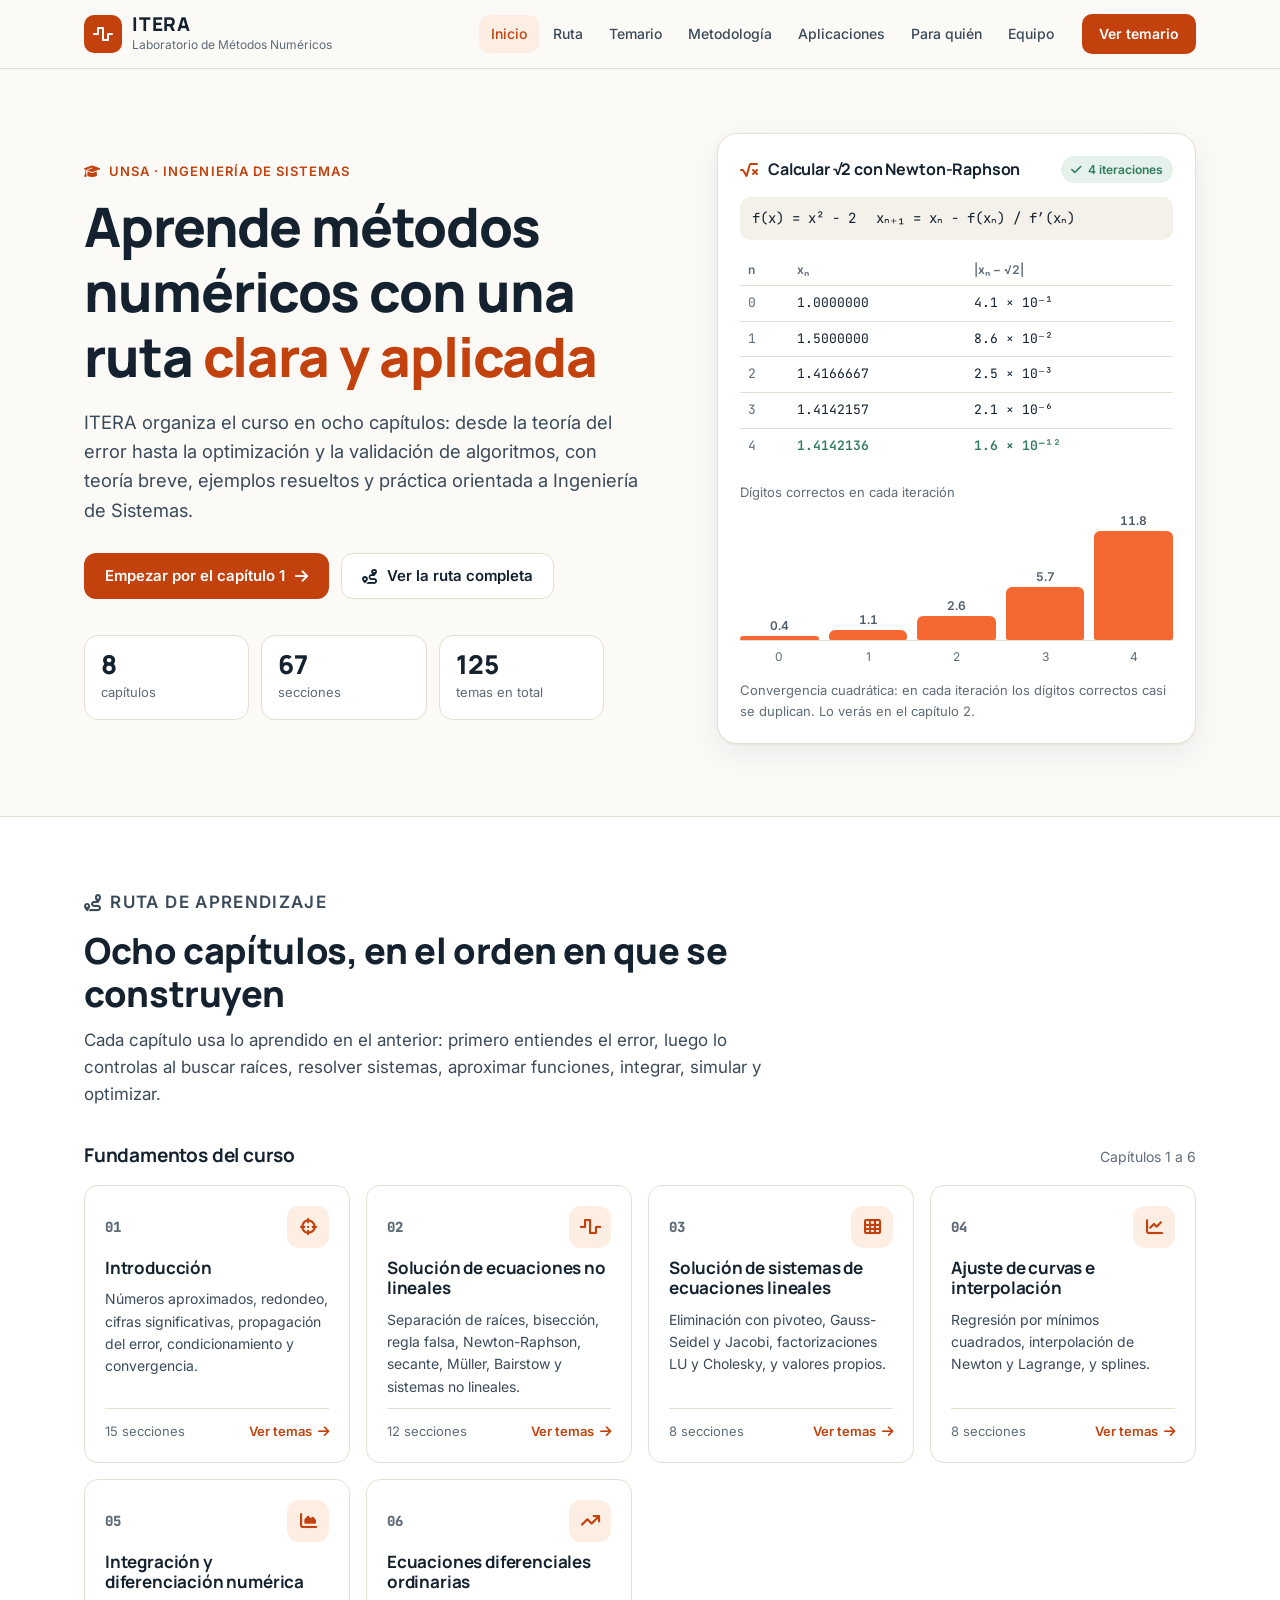
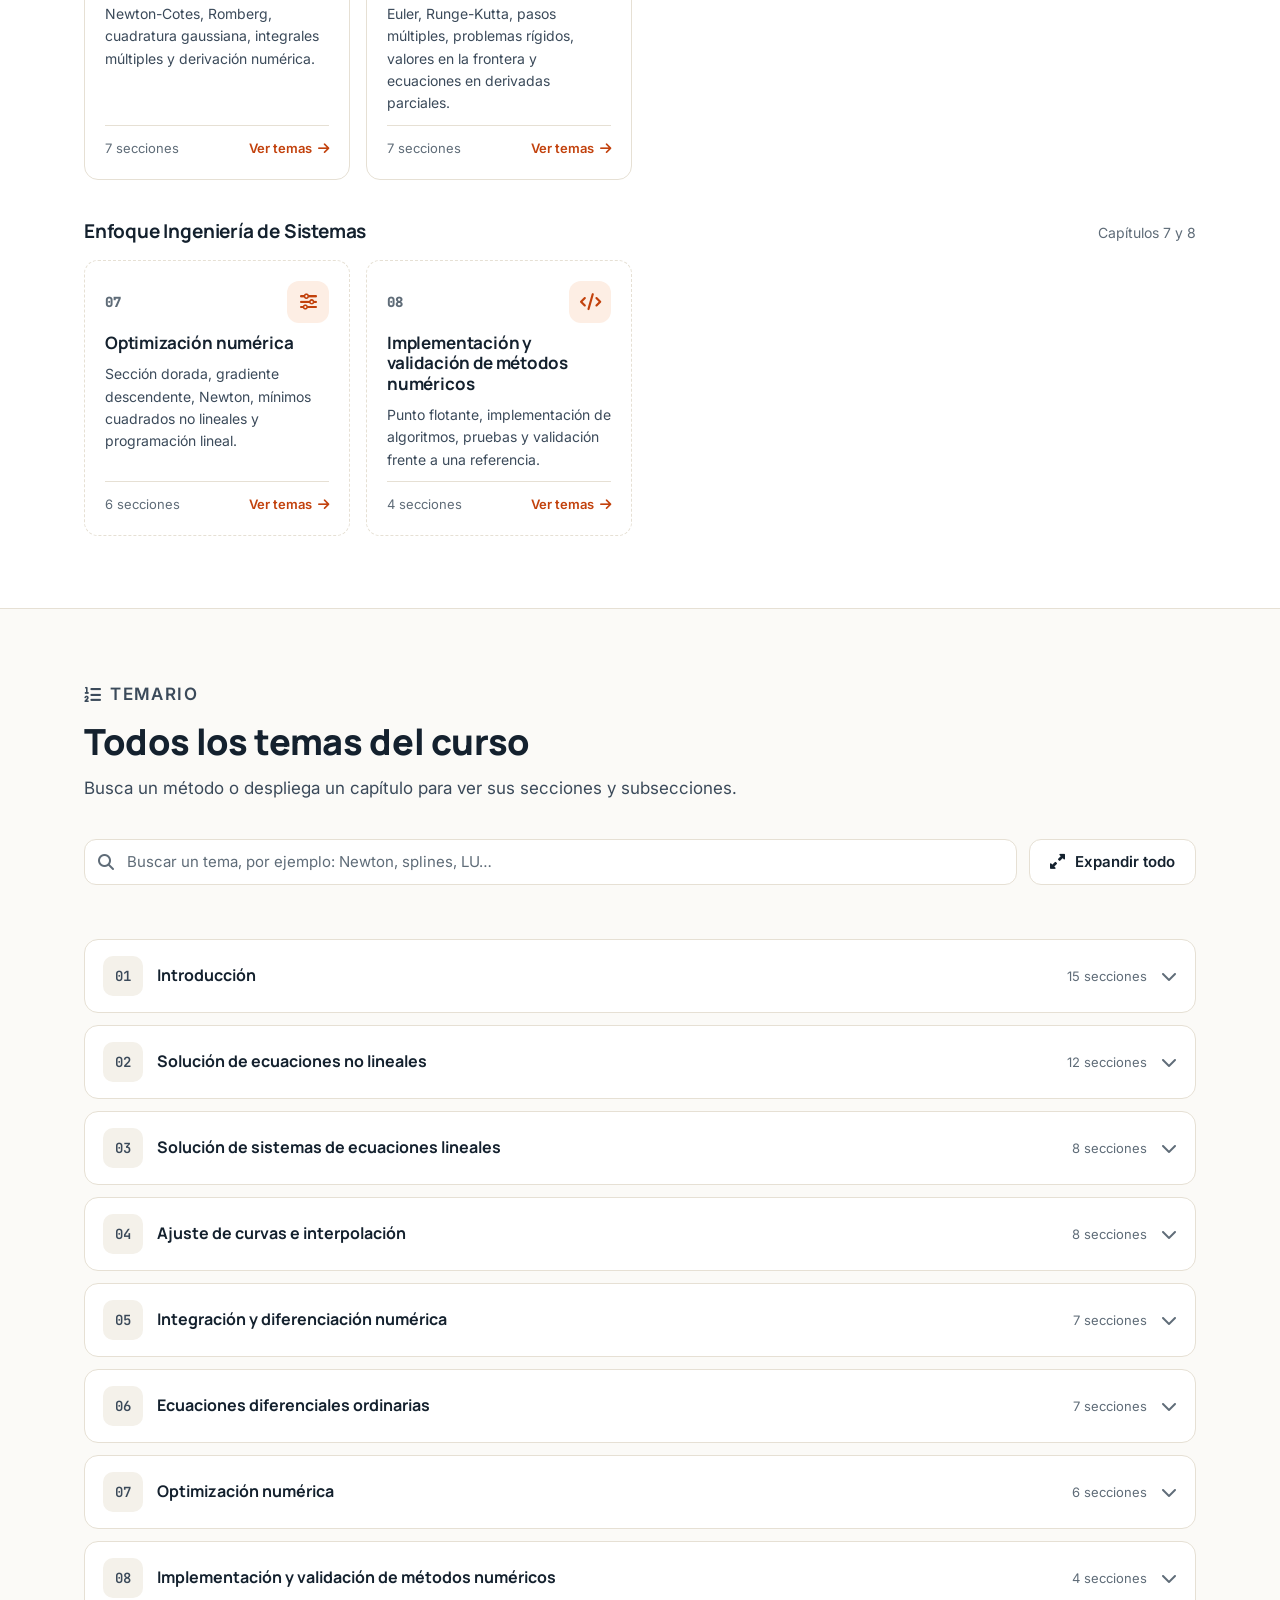
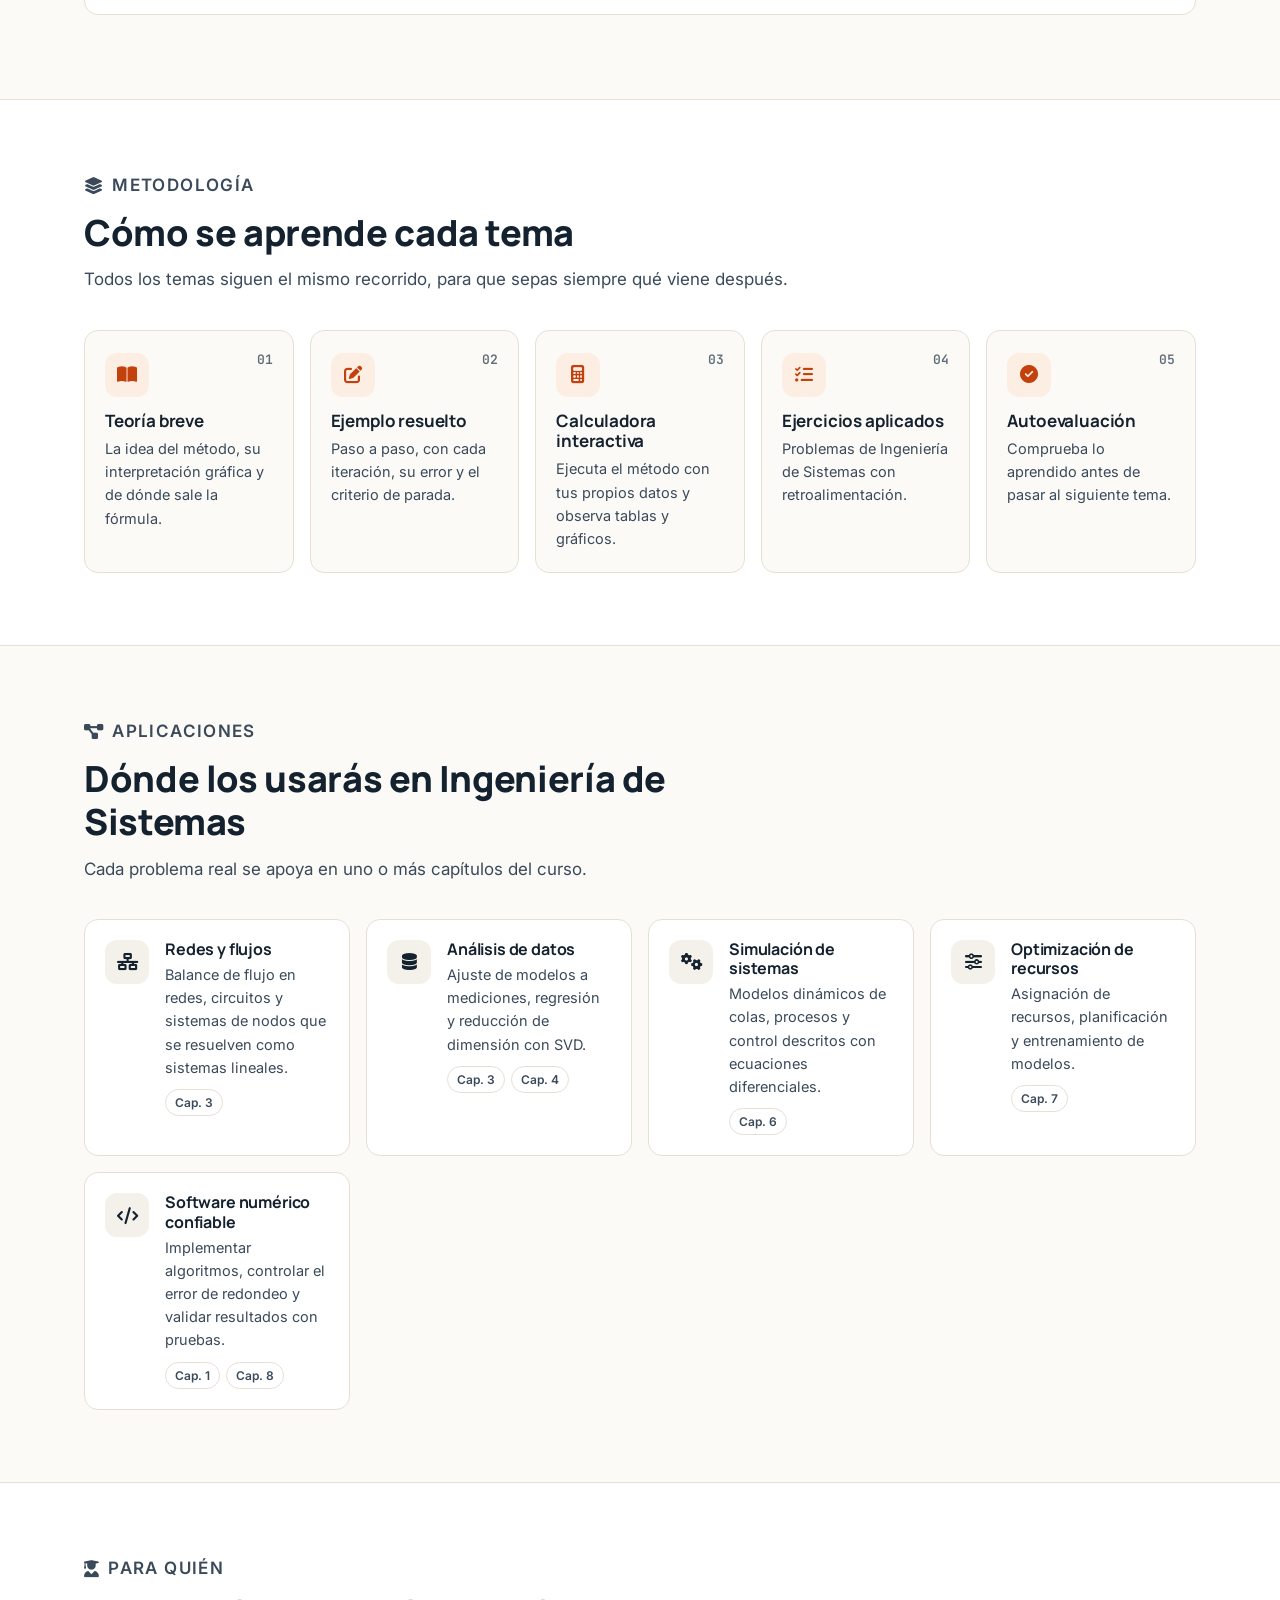
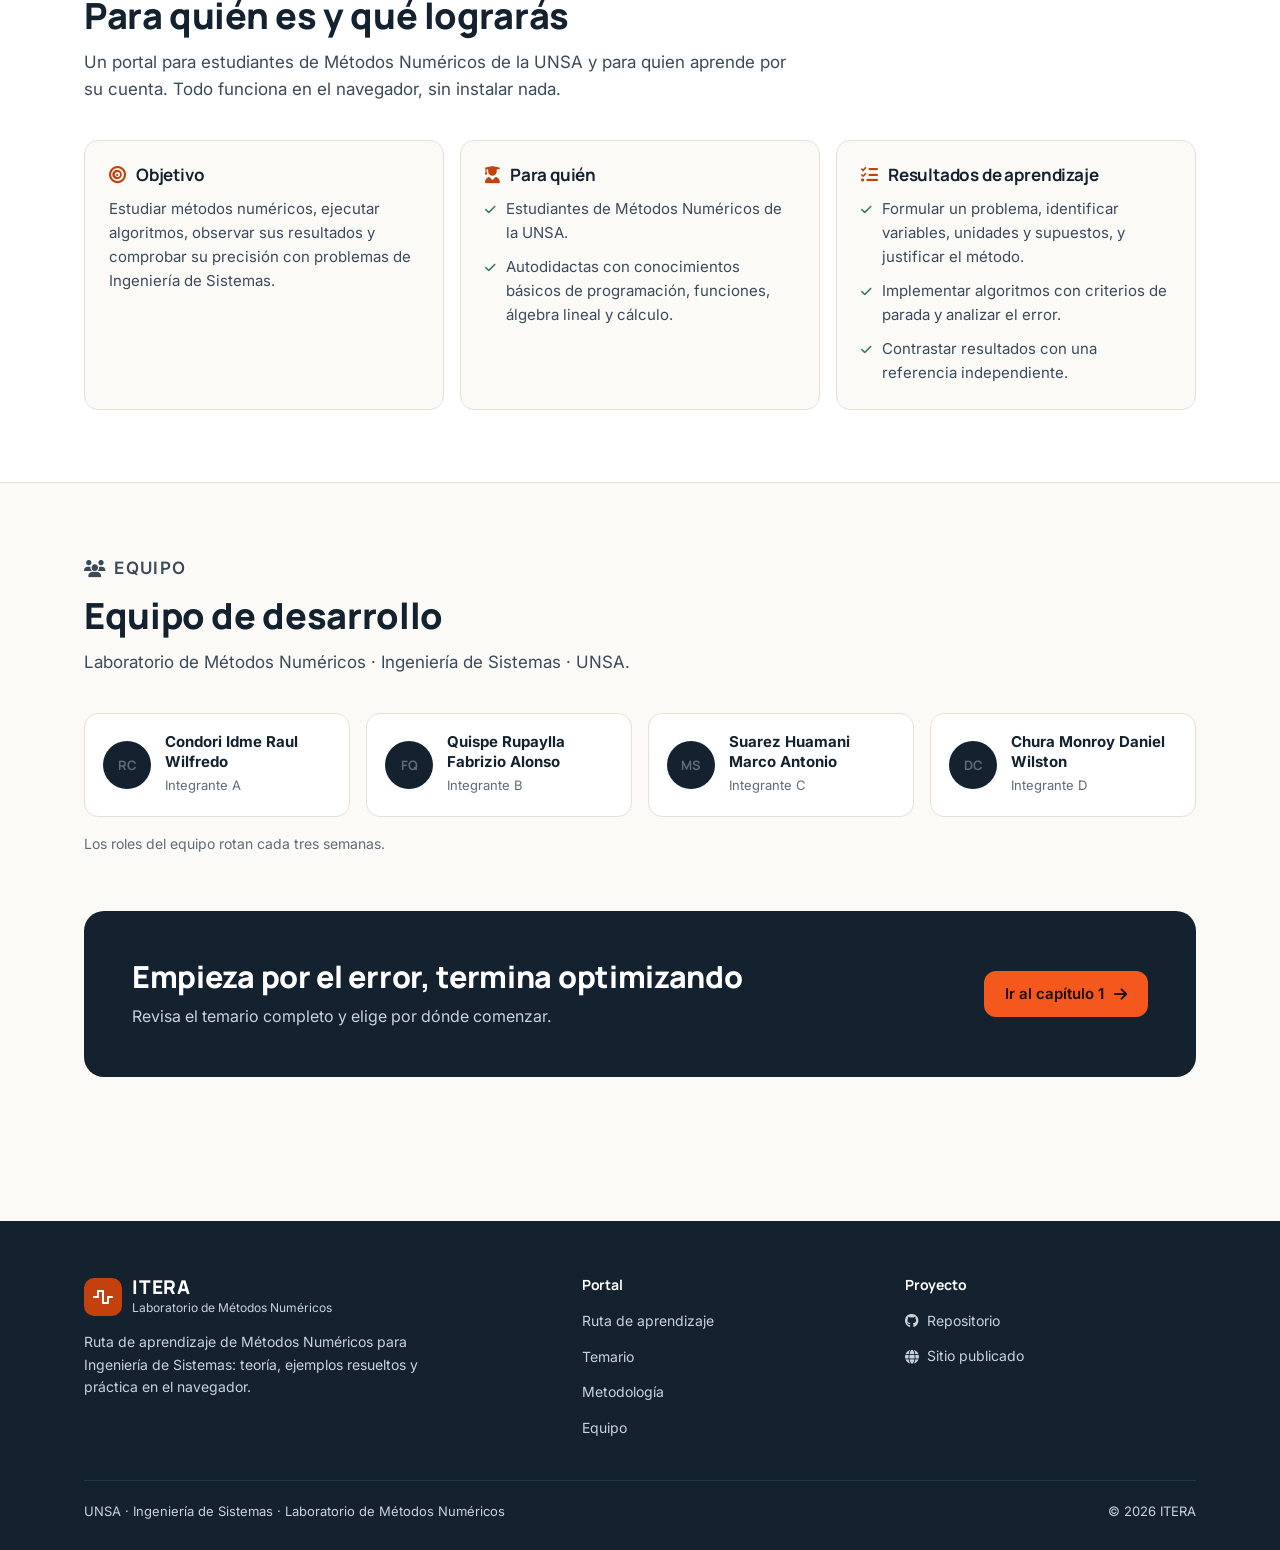
<file: index.html>
<!DOCTYPE html>
<html lang="es">
<head>
  <meta charset="UTF-8">
  <meta name="viewport" content="width=device-width, initial-scale=1.0">
  <meta name="description" content="ITERA: ruta de aprendizaje de Métodos Numéricos para Ingeniería de Sistemas (UNSA). Ocho capítulos, desde la teoría del error hasta la optimización y la validación de algoritmos.">
  <meta name="theme-color" content="#14212e">
  <title>ITERA | Métodos Numéricos</title>
  <link rel="icon" href="data:image/svg+xml,%3Csvg xmlns='http://www.w3.org/2000/svg' viewBox='0 0 32 32'%3E%3Crect width='32' height='32' rx='8' fill='%23c2410c'/%3E%3Cpath d='M5 20c3 0 4-9 7-9s4 10 7 10 4-7 8-7' fill='none' stroke='white' stroke-width='2.6' stroke-linecap='round'/%3E%3C/svg%3E">
  <link rel="preconnect" href="https://fonts.googleapis.com">
  <link rel="preconnect" href="https://fonts.gstatic.com" crossorigin>
  <link href="https://fonts.googleapis.com/css2?family=Inter:wght@400;500;600&family=Manrope:wght@600;700;800&family=JetBrains+Mono:wght@500&display=swap" rel="stylesheet">
  <link rel="stylesheet" href="https://cdnjs.cloudflare.com/ajax/libs/font-awesome/6.7.2/css/all.min.css">
  <style>
    :root{
      --bg:#fbfaf7; --surface:#ffffff; --surface-2:#f4f1ea;
      --ink:#14212e; --ink-2:#3b4a5a; --muted:#5f6c78; --line:#e6e0d4;
      --accent:#c2410c; --accent-hover:#9a3412; --accent-soft:#fdeee4; --accent-bright:#f4581c; --on-accent:#ffffff;
      --navy:#14212e; --on-navy:#c9d3dc; --navy-line:#24384a;
      --ok:#2f7a5b; --ok-soft:#e5f2ec;
      --radius:14px; --radius-lg:20px;
      --shadow:0 1px 2px rgba(20,33,46,.05),0 10px 30px rgba(20,33,46,.07);
      --header-h:68px;
      --font-body:"Inter",system-ui,sans-serif;
      --font-head:"Manrope","Inter",system-ui,sans-serif;
      --font-mono:"JetBrains Mono",ui-monospace,monospace;
    }
    @media (prefers-color-scheme: dark){
      :root:not([data-theme="light"]){
        --bg:#0f1720; --surface:#16212c; --surface-2:#1c2935;
        --ink:#e8eef3; --ink-2:#c3cfd9; --muted:#97a6b4; --line:#2a3846;
        --accent:#fb8a5a; --accent-hover:#ffa47e; --accent-soft:#2c1e17; --accent-bright:#fb7c46; --on-accent:#1a0f08;
        --navy:#0b121a; --on-navy:#b4c2ce; --navy-line:#1f2e3c;
        --ok:#5cc29a; --ok-soft:#14302a;
        --shadow:0 1px 2px rgba(0,0,0,.3),0 10px 30px rgba(0,0,0,.25);
      }
    }
    :root[data-theme="dark"]{
      --bg:#0f1720; --surface:#16212c; --surface-2:#1c2935;
      --ink:#e8eef3; --ink-2:#c3cfd9; --muted:#97a6b4; --line:#2a3846;
      --accent:#fb8a5a; --accent-hover:#ffa47e; --accent-soft:#2c1e17; --accent-bright:#fb7c46; --on-accent:#1a0f08;
      --navy:#0b121a; --on-navy:#b4c2ce; --navy-line:#1f2e3c;
      --ok:#5cc29a; --ok-soft:#14302a;
      --shadow:0 1px 2px rgba(0,0,0,.3),0 10px 30px rgba(0,0,0,.25);
    }

    *,*::before,*::after{box-sizing:border-box}
    *{margin:0;padding:0}
    html{scroll-behavior:smooth;-webkit-text-size-adjust:100%}
    body{font-family:var(--font-body);font-size:16px;line-height:1.6;background:var(--bg);color:var(--ink);-webkit-font-smoothing:antialiased;overflow-x:hidden}
    body.nav-open{overflow:hidden}
    h1,h2,h3,h4{font-family:var(--font-head);line-height:1.2;letter-spacing:-.01em}
    a{color:inherit;text-decoration:none}
    img,svg{display:block;max-width:100%}
    ul,ol{list-style:none}
    button,input{font:inherit;color:inherit}
    :focus-visible{outline:3px solid var(--accent);outline-offset:2px;border-radius:6px}
    [id]{scroll-margin-top:calc(var(--header-h) + 16px)}

    .container{width:100%;max-width:1160px;margin-inline:auto;padding-inline:16px}
    @media (min-width:640px){.container{padding-inline:24px}}

    .skip-link{position:absolute;left:16px;top:-48px;z-index:200;background:var(--accent);color:var(--on-accent);padding:10px 16px;border-radius:10px;font-weight:600}
    .skip-link:focus{top:12px}

    /* Botones */
    .btn{display:inline-flex;align-items:center;justify-content:center;gap:10px;min-height:46px;padding:0 20px;border-radius:12px;font-weight:600;font-size:15px;border:1px solid transparent;cursor:pointer;transition:background .2s,border-color .2s,color .2s,transform .2s}
    .btn-primary{background:var(--accent);color:var(--on-accent)}
    .btn-primary:hover{background:var(--accent-hover)}
    .btn-secondary{background:var(--surface);border-color:var(--line);color:var(--ink)}
    .btn-secondary:hover{border-color:var(--accent);color:var(--accent)}
    .btn-sm{min-height:40px;padding:0 16px;font-size:14px;border-radius:10px}

    /* Encabezado */
    .site-header{position:sticky;top:0;z-index:100;border-bottom:1px solid var(--line)}
    /* El desenfoque va en un pseudo-elemento: en el propio header crearía un bloque contenedor y el menú fixed quedaría atrapado */
    .site-header::before{content:"";position:absolute;inset:0;z-index:-1;background:color-mix(in srgb,var(--bg) 88%,transparent);backdrop-filter:saturate(1.4) blur(10px);-webkit-backdrop-filter:saturate(1.4) blur(10px)}
    .header-inner{display:flex;align-items:center;gap:16px;height:var(--header-h)}
    .brand{display:flex;align-items:center;gap:10px;margin-right:auto;min-width:0}
    .brand-mark{width:38px;height:38px;flex:none;border-radius:10px;background:var(--accent);color:var(--on-accent);display:grid;place-items:center;font-size:16px}
    .brand-text{display:flex;flex-direction:column;min-width:0}
    .brand-text strong{font:800 19px/1.1 var(--font-head);letter-spacing:.04em}
    .brand-text small{font-size:12px;color:var(--muted);white-space:nowrap;overflow:hidden;text-overflow:ellipsis}

    .site-nav ul{display:flex;align-items:center;gap:2px}
    .site-nav a{display:flex;align-items:center;gap:8px;padding:8px 12px;border-radius:10px;font-size:14px;font-weight:500;color:var(--ink-2);white-space:nowrap;transition:background .15s,color .15s}
    .header-cta{white-space:nowrap}
    .site-nav a i{display:none}
    .site-nav a:hover{background:var(--surface-2);color:var(--ink)}
    .site-nav a[aria-current="true"]{color:var(--accent);background:var(--accent-soft)}
    .nav-head,.nav-foot{display:none}
    .menu-toggle{display:none;width:44px;height:44px;border-radius:12px;border:1px solid var(--line);background:var(--surface);cursor:pointer;font-size:18px}
    .nav-backdrop{display:none}

    @media (max-width:1179px){
      .header-cta{display:none}
      .menu-toggle{display:grid;place-items:center}
      .site-nav{position:fixed;inset:0 0 0 auto;width:min(340px,88vw);background:var(--surface);border-left:1px solid var(--line);box-shadow:-20px 0 60px rgba(0,0,0,.2);z-index:120;display:flex;flex-direction:column;padding:16px;overflow-y:auto;transform:translateX(105%);visibility:hidden;transition:transform .3s ease,visibility 0s linear .3s}
      .site-nav.open{transform:none;visibility:visible;transition:transform .3s ease}
      .nav-head{display:flex;align-items:center;justify-content:space-between;padding-bottom:14px;margin-bottom:10px;border-bottom:1px solid var(--line)}
      .nav-head strong{font:800 18px var(--font-head);letter-spacing:.04em}
      .nav-close{width:40px;height:40px;border-radius:10px;border:1px solid var(--line);background:var(--surface-2);cursor:pointer;font-size:16px}
      .site-nav ul{flex-direction:column;align-items:stretch;gap:4px}
      .site-nav a{padding:12px;font-size:16px}
      .site-nav a i{display:grid;place-items:center;width:34px;height:34px;border-radius:10px;background:var(--surface-2);color:var(--accent);font-size:14px}
      .site-nav a[aria-current="true"] i{background:var(--accent);color:var(--on-accent)}
      .nav-foot{display:block;margin-top:auto;padding-top:16px}
      .nav-foot .btn{width:100%}
      .nav-backdrop{display:block;position:fixed;inset:0;z-index:110;background:rgba(10,16,22,.5);opacity:0;pointer-events:none;transition:opacity .25s}
      .nav-backdrop.show{opacity:1;pointer-events:auto}
    }
    @media (max-width:420px){.brand-text small{display:none}}

    /* Secciones */
    section{padding-block:72px}
    @media (max-width:640px){section{padding-block:52px}}
    .section-alt{background:var(--surface);border-block:1px solid var(--line)}
    .section-head{max-width:720px;margin-bottom:36px}
    .eyebrow{display:inline-flex;align-items:center;gap:8px;font-size:13px;font-weight:600;letter-spacing:.08em;text-transform:uppercase;color:var(--accent);margin-bottom:12px}
    .section-head h2{font-size:clamp(1.65rem,3.2vw,2.25rem);font-weight:800;margin-bottom:12px}
    .section-head p{color:var(--ink-2);font-size:17px}

    /* Hero */
    .hero{padding-block:64px 72px}
    .hero-grid{display:grid;gap:48px;align-items:center}
    @media (min-width:960px){.hero-grid{grid-template-columns:1.1fr .9fr}}
    .hero h1{font-size:clamp(2.1rem,5vw,3.4rem);font-weight:800;letter-spacing:-.02em;margin-bottom:18px}
    .hero h1 em{font-style:normal;color:var(--accent)}
    .hero .lead{font-size:clamp(1.02rem,1.6vw,1.15rem);color:var(--ink-2);max-width:560px;margin-bottom:28px}
    .hero-actions{display:flex;flex-wrap:wrap;gap:12px;margin-bottom:36px}
    .hero-stats{display:grid;grid-template-columns:repeat(3,minmax(0,1fr));gap:12px;max-width:520px}
    .hero-stats div{padding:14px 16px;border:1px solid var(--line);border-radius:var(--radius);background:var(--surface)}
    .hero-stats b{display:block;font:800 26px/1.1 var(--font-head)}
    .hero-stats span{font-size:13px;color:var(--muted)}
    @media (max-width:520px){
      .hero-actions .btn{flex:1 1 100%}
      .hero-stats{gap:8px}
      .hero-stats div{padding:12px}
      .hero-stats b{font-size:22px}
      .hero-stats span{font-size:12px}
    }

    .demo-card{background:var(--surface);border:1px solid var(--line);border-radius:var(--radius-lg);box-shadow:var(--shadow);padding:22px;min-width:0}
    .demo-top{display:flex;align-items:center;justify-content:space-between;gap:12px;margin-bottom:14px;flex-wrap:wrap}
    .demo-top h2{font-size:16px;font-weight:700;display:flex;align-items:center;gap:10px}
    .demo-top h2 i{color:var(--accent)}
    .chip{display:inline-flex;align-items:center;gap:6px;font-size:12px;font-weight:600;padding:4px 10px;border-radius:999px;background:var(--accent-soft);color:var(--accent);white-space:nowrap}
    .chip-ok{background:var(--ok-soft);color:var(--ok)}
    .formula{display:flex;flex-wrap:wrap;gap:4px 20px;font-family:var(--font-mono);font-size:14px;background:var(--surface-2);border-radius:10px;padding:10px 12px;margin-bottom:14px}
    .formula span{white-space:nowrap}
    .demo-table{width:100%;border-collapse:collapse;font-size:14px;font-variant-numeric:tabular-nums}
    .demo-table th{font-size:12px;font-weight:600;color:var(--muted);text-align:left;padding:6px 8px;border-bottom:1px solid var(--line)}
    .demo-table td{padding:7px 8px;border-bottom:1px solid var(--line);font-family:var(--font-mono);font-size:13px}
    .demo-table td:first-child{color:var(--muted)}
    .demo-table tr:last-child td{border-bottom:0}
    .demo-table .ok{color:var(--ok);font-weight:600}
    .table-scroll{overflow-x:auto}
    .digits{margin-top:18px}
    .digits-label{font-size:13px;color:var(--muted);margin-bottom:28px}
    .digits-chart{display:grid;grid-template-columns:repeat(5,1fr);gap:10px;align-items:end;height:110px;border-bottom:1px solid var(--line)}
    .digits-chart .bar{position:relative;background:var(--accent-bright);border-radius:6px 6px 2px 2px;min-height:4px;opacity:.9}
    .digits-chart .bar span{position:absolute;top:-20px;left:50%;transform:translateX(-50%);font-size:12px;font-weight:600;color:var(--ink-2);font-variant-numeric:tabular-nums}
    .digits-axis{display:grid;grid-template-columns:repeat(5,1fr);gap:10px;text-align:center;font-size:12px;color:var(--muted);margin-top:6px}
    .demo-note{font-size:13px;color:var(--muted);margin-top:14px}

    /* Ruta de aprendizaje */
    .path-group{margin-bottom:40px}
    .path-group:last-child{margin-bottom:0}
    .path-group-head{display:flex;align-items:baseline;justify-content:space-between;gap:12px;flex-wrap:wrap;margin-bottom:16px}
    .path-group-head h3{font-size:19px;font-weight:700}
    .path-group-head p{font-size:14px;color:var(--muted)}
    .chapter-grid{display:grid;grid-template-columns:repeat(auto-fill,minmax(250px,1fr));gap:16px}
    .chapter-card{position:relative;display:flex;flex-direction:column;gap:10px;padding:20px;background:var(--surface);border:1px solid var(--line);border-radius:var(--radius);transition:border-color .2s,box-shadow .2s,transform .2s}
    .chapter-card:hover{border-color:color-mix(in srgb,var(--accent) 45%,var(--line));box-shadow:var(--shadow);transform:translateY(-2px)}
    .chapter-card .top{display:flex;align-items:center;justify-content:space-between}
    .chapter-card .num{font:800 14px var(--font-mono);color:var(--muted)}
    .chapter-card .ico{width:42px;height:42px;border-radius:12px;display:grid;place-items:center;background:var(--accent-soft);color:var(--accent);font-size:17px}
    .chapter-card h4{font-size:17px;font-weight:700}
    .chapter-card p{font-size:14px;color:var(--ink-2);flex:1}
    .chapter-card .foot{display:flex;align-items:center;justify-content:space-between;gap:8px;padding-top:12px;border-top:1px solid var(--line);font-size:13px;color:var(--muted)}
    .chapter-card .foot a{display:inline-flex;align-items:center;gap:6px;font-weight:600;color:var(--accent)}
    .chapter-card .foot a::after{content:"";position:absolute;inset:0;border-radius:var(--radius)}
    .chapter-card.systems{border-style:dashed}

    /* Temario */
    .toolbar{display:flex;flex-wrap:wrap;gap:12px;align-items:center;margin-bottom:20px}
    .search{position:relative;flex:1 1 280px}
    .search i{position:absolute;left:14px;top:50%;transform:translateY(-50%);color:var(--muted);pointer-events:none}
    .search input{width:100%;min-height:46px;padding:0 14px 0 42px;border:1px solid var(--line);border-radius:12px;background:var(--surface);font-size:15px}
    .search input::placeholder{color:var(--muted)}
    .search input:focus{outline:none;border-color:var(--accent);box-shadow:0 0 0 3px var(--accent-soft)}
    .results{font-size:14px;color:var(--muted);min-height:1.6em;margin-bottom:12px}
    .no-results{display:none;padding:28px;text-align:center;border:1px dashed var(--line);border-radius:var(--radius);color:var(--muted)}
    .no-results.show{display:block}

    .chapter{background:var(--surface);border:1px solid var(--line);border-radius:var(--radius);margin-bottom:12px;overflow:hidden}
    .chapter summary{list-style:none;display:flex;align-items:center;gap:14px;padding:16px 18px;cursor:pointer;user-select:none}
    .chapter summary::-webkit-details-marker{display:none}
    .chapter summary:hover{background:var(--surface-2)}
    .chapter .ch-num{flex:none;width:40px;height:40px;border-radius:10px;display:grid;place-items:center;font:600 14px var(--font-mono);background:var(--surface-2);color:var(--ink-2)}
    .chapter[open] .ch-num{background:var(--accent);color:var(--on-accent)}
    .chapter .ch-title{flex:1;min-width:0;font:700 16px/1.35 var(--font-head)}
    .chapter .ch-meta{font-size:13px;color:var(--muted);white-space:nowrap}
    .chapter .ch-chev{color:var(--muted);transition:transform .2s}
    .chapter[open] .ch-chev{transform:rotate(180deg)}
    @media (max-width:520px){.chapter .ch-meta{display:none}.chapter summary{padding:14px}}
    .sections{padding:4px 18px 18px 72px;display:grid;gap:2px}
    @media (max-width:520px){.sections{padding:4px 14px 16px}}
    .sections li{min-width:0}
    .row{display:flex;gap:12px;padding:7px 0;align-items:baseline}
    .row .n{flex:none;min-width:44px;font:500 13px var(--font-mono);color:var(--muted)}
    .row .t{font-size:15px;color:var(--ink);overflow-wrap:anywhere}
    .subs{padding-left:20px;margin:0 0 6px 21px;border-left:2px solid var(--line)}
    @media (max-width:520px){.subs{margin-left:8px;padding-left:12px}}
    .subs .row{padding:5px 0}
    .subs .row .t{color:var(--ink-2);font-size:14.5px}
    mark{background:color-mix(in srgb,var(--accent-bright) 28%,transparent);color:inherit;border-radius:3px;padding:0 1px}
    .is-hidden{display:none !important}

    /* Metodología */
    .steps{display:grid;grid-template-columns:repeat(auto-fit,minmax(200px,1fr));gap:16px;counter-reset:step}
    .step{position:relative;padding:22px 20px;border:1px solid var(--line);border-radius:var(--radius);background:var(--bg)}
    .step .ico{width:44px;height:44px;border-radius:12px;display:grid;place-items:center;background:var(--accent-soft);color:var(--accent);font-size:18px;margin-bottom:14px}
    .step::before{counter-increment:step;content:"0" counter(step);position:absolute;top:20px;right:20px;font:600 13px var(--font-mono);color:var(--muted)}
    .step h3{font-size:17px;font-weight:700;margin-bottom:6px}
    .step p{font-size:14.5px;color:var(--ink-2)}

    /* Aplicaciones */
    .apps{display:grid;grid-template-columns:repeat(auto-fit,minmax(260px,1fr));gap:16px}
    .app{display:flex;gap:16px;padding:20px;border:1px solid var(--line);border-radius:var(--radius);background:var(--surface)}
    .app .ico{flex:none;width:44px;height:44px;border-radius:12px;display:grid;place-items:center;background:var(--surface-2);color:var(--ink);font-size:17px}
    .app h3{font-size:16px;font-weight:700;margin-bottom:4px}
    .app p{font-size:14.5px;color:var(--ink-2);margin-bottom:10px}
    .tags{display:flex;flex-wrap:wrap;gap:6px}
    .tag{font-size:12px;font-weight:600;padding:3px 9px;border-radius:999px;border:1px solid var(--line);color:var(--ink-2);transition:border-color .15s,color .15s}
    a.tag:hover{border-color:var(--accent);color:var(--accent)}

    /* Para quién */
    .cards-3{display:grid;grid-template-columns:repeat(auto-fit,minmax(260px,1fr));gap:16px}
    .info{padding:24px;border:1px solid var(--line);border-radius:var(--radius);background:var(--bg)}
    .info h3{display:flex;align-items:center;gap:10px;font-size:17px;font-weight:700;margin-bottom:12px}
    .info h3 i{color:var(--accent)}
    .info p,.info li{font-size:15px;color:var(--ink-2)}
    .info ul{display:grid;gap:10px}
    .info li{display:flex;gap:10px}
    .info li::before{content:"\f00c";font:900 12px "Font Awesome 6 Free";color:var(--ok);margin-top:6px}

    /* Equipo */
    .team{display:grid;grid-template-columns:repeat(auto-fit,minmax(230px,1fr));gap:16px}
    .member{display:flex;align-items:center;gap:14px;padding:18px;border:1px solid var(--line);border-radius:var(--radius);background:var(--surface)}
    .avatar{flex:none;width:48px;height:48px;border-radius:50%;display:grid;place-items:center;font:700 16px var(--font-head);background:var(--navy);color:#fff}
    .member b{display:block;font-size:15px;line-height:1.35}
    .member span{font-size:13px;color:var(--muted)}
    .team-note{margin-top:16px;font-size:14px;color:var(--muted)}

    /* CTA final */
    .cta{background:var(--navy);color:#fff;border-radius:var(--radius-lg);padding:clamp(28px,5vw,48px);display:grid;gap:24px;align-items:center}
    @media (min-width:800px){.cta{grid-template-columns:1fr auto}}
    .cta h2{font-size:clamp(1.4rem,3vw,1.9rem);font-weight:800;margin-bottom:8px}
    .cta p{color:var(--on-navy)}
    .cta .btn-primary{background:var(--accent-bright);color:#1a0f08}
    .cta .btn-primary:hover{background:#ff7a45}

    /* Pie */
    .site-footer{background:var(--navy);color:var(--on-navy);padding-block:56px 28px;margin-top:72px}
    .footer-grid{display:grid;gap:32px;grid-template-columns:1fr}
    @media (min-width:720px){.footer-grid{grid-template-columns:1.6fr 1fr 1fr}}
    .site-footer .brand-text strong{color:#fff}
    .site-footer .brand-text small{color:var(--on-navy)}
    .footer-about{margin-top:14px;font-size:14px;max-width:380px}
    .site-footer h3{font-size:14px;color:#fff;margin-bottom:14px}
    .site-footer ul{display:grid;gap:10px}
    .site-footer li a{font-size:14px;display:inline-flex;align-items:center;gap:8px}
    .site-footer li a:hover{color:#fff}
    .footer-bottom{display:flex;flex-wrap:wrap;justify-content:space-between;gap:8px;margin-top:40px;padding-top:20px;border-top:1px solid var(--navy-line);font-size:13px}

    @media (prefers-reduced-motion:reduce){
      html{scroll-behavior:auto}
      *,*::before,*::after{transition:none !important;animation:none !important}
    }
  </style>
</head>
<body>
  <a class="skip-link" href="#contenido">Saltar al contenido</a>

  <header class="site-header">
    <div class="container header-inner">
      <a class="brand" href="#inicio" aria-label="ITERA, ir al inicio">
        <span class="brand-mark" aria-hidden="true"><i class="fa-solid fa-wave-square"></i></span>
        <span class="brand-text"><strong>ITERA</strong><small>Laboratorio de Métodos Numéricos</small></span>
      </a>

      <nav class="site-nav" id="site-nav" aria-label="Principal">
        <div class="nav-head">
          <strong>ITERA</strong>
          <button class="nav-close" type="button" aria-label="Cerrar menú"><i class="fa-solid fa-xmark" aria-hidden="true"></i></button>
        </div>
        <ul>
          <li><a href="#inicio"><i class="fa-solid fa-house" aria-hidden="true"></i>Inicio</a></li>
          <li><a href="#ruta"><i class="fa-solid fa-route" aria-hidden="true"></i>Ruta</a></li>
          <li><a href="#temario"><i class="fa-solid fa-list-ol" aria-hidden="true"></i>Temario</a></li>
          <li><a href="#metodologia"><i class="fa-solid fa-layer-group" aria-hidden="true"></i>Metodología</a></li>
          <li><a href="#aplicaciones"><i class="fa-solid fa-diagram-project" aria-hidden="true"></i>Aplicaciones</a></li>
          <li><a href="#publico"><i class="fa-solid fa-user-graduate" aria-hidden="true"></i>Para quién</a></li>
          <li><a href="#equipo"><i class="fa-solid fa-users" aria-hidden="true"></i>Equipo</a></li>
        </ul>
        <div class="nav-foot">
          <a class="btn btn-primary" href="#temario">Ver temario <i class="fa-solid fa-arrow-right" aria-hidden="true"></i></a>
        </div>
      </nav>
      <div class="nav-backdrop" aria-hidden="true"></div>

      <a class="btn btn-primary btn-sm header-cta" href="#temario">Ver temario</a>
      <button class="menu-toggle" type="button" aria-label="Abrir menú" aria-expanded="false" aria-controls="site-nav"><i class="fa-solid fa-bars" aria-hidden="true"></i></button>
    </div>
  </header>

  <main id="contenido">
    <!-- Inicio -->
    <section class="hero" id="inicio">
      <div class="container hero-grid">
        <div>
          <p class="eyebrow"><i class="fa-solid fa-graduation-cap" aria-hidden="true"></i> UNSA · Ingeniería de Sistemas</p>
          <h1>Aprende métodos numéricos con una ruta <em>clara y aplicada</em></h1>
          <p class="lead">ITERA organiza el curso en ocho capítulos: desde la teoría del error hasta la optimización y la validación de algoritmos, con teoría breve, ejemplos resueltos y práctica orientada a Ingeniería de Sistemas.</p>
          <div class="hero-actions">
            <a class="btn btn-primary" href="#cap-1">Empezar por el capítulo 1 <i class="fa-solid fa-arrow-right" aria-hidden="true"></i></a>
            <a class="btn btn-secondary" href="#ruta"><i class="fa-solid fa-route" aria-hidden="true"></i> Ver la ruta completa</a>
          </div>
          <div class="hero-stats">
            <div><b>8</b><span>capítulos</span></div>
            <div><b data-count="sections">67</b><span>secciones</span></div>
            <div><b data-count="topics">125</b><span>temas en total</span></div>
          </div>
        </div>

        <aside class="demo-card" aria-labelledby="demo-title">
          <div class="demo-top">
            <h2 id="demo-title"><i class="fa-solid fa-square-root-variable" aria-hidden="true"></i> Calcular √2 con Newton-Raphson</h2>
            <span class="chip chip-ok"><i class="fa-solid fa-check" aria-hidden="true"></i> 4 iteraciones</span>
          </div>
          <p class="formula"><span>f(x) = x² − 2</span><span>xₙ₊₁ = xₙ − f(xₙ) / f′(xₙ)</span></p>
          <div class="table-scroll">
            <table class="demo-table">
              <thead><tr><th scope="col">n</th><th scope="col">xₙ</th><th scope="col">|xₙ − √2|</th></tr></thead>
              <tbody>
                <tr><td>0</td><td>1.0000000</td><td>4.1 × 10⁻¹</td></tr>
                <tr><td>1</td><td>1.5000000</td><td>8.6 × 10⁻²</td></tr>
                <tr><td>2</td><td>1.4166667</td><td>2.5 × 10⁻³</td></tr>
                <tr><td>3</td><td>1.4142157</td><td>2.1 × 10⁻⁶</td></tr>
                <tr><td>4</td><td class="ok">1.4142136</td><td class="ok">1.6 × 10⁻¹²</td></tr>
              </tbody>
            </table>
          </div>
          <div class="digits" role="img" aria-label="Dígitos correctos por iteración: 0.4, 1.1, 2.6, 5.7 y 11.8">
            <p class="digits-label">Dígitos correctos en cada iteración</p>
            <div class="digits-chart" aria-hidden="true">
              <div class="bar" style="height:3%"><span>0.4</span></div>
              <div class="bar" style="height:9%"><span>1.1</span></div>
              <div class="bar" style="height:22%"><span>2.6</span></div>
              <div class="bar" style="height:48%"><span>5.7</span></div>
              <div class="bar" style="height:100%"><span>11.8</span></div>
            </div>
            <div class="digits-axis" aria-hidden="true"><span>0</span><span>1</span><span>2</span><span>3</span><span>4</span></div>
          </div>
          <p class="demo-note">Convergencia cuadrática: en cada iteración los dígitos correctos casi se duplican. Lo verás en el capítulo 2.</p>
        </aside>
      </div>
    </section>

    <!-- Ruta -->
    <section class="section-alt" id="ruta">
      <div class="container">
        <div class="section-head">
          <p class="eyebrow"><i class="fa-solid fa-route" aria-hidden="true"></i> Ruta de aprendizaje</p>
          <h2>Ocho capítulos, en el orden en que se construyen</h2>
          <p>Cada capítulo usa lo aprendido en el anterior: primero entiendes el error, luego lo controlas al buscar raíces, resolver sistemas, aproximar funciones, integrar, simular y optimizar.</p>
        </div>

        <div class="path-group">
          <div class="path-group-head">
            <h3>Fundamentos del curso</h3>
            <p>Capítulos 1 a 6</p>
          </div>
          <div class="chapter-grid">
            <article class="chapter-card">
              <div class="top"><span class="num">01</span><span class="ico" aria-hidden="true"><i class="fa-solid fa-crosshairs"></i></span></div>
              <h4>Introducción</h4>
              <p>Números aproximados, redondeo, cifras significativas, propagación del error, condicionamiento y convergencia.</p>
              <div class="foot"><span>15 secciones</span><a href="#cap-1">Ver temas <i class="fa-solid fa-arrow-right" aria-hidden="true"></i></a></div>
            </article>
            <article class="chapter-card">
              <div class="top"><span class="num">02</span><span class="ico" aria-hidden="true"><i class="fa-solid fa-wave-square"></i></span></div>
              <h4>Solución de ecuaciones no lineales</h4>
              <p>Separación de raíces, bisección, regla falsa, Newton-Raphson, secante, Müller, Bairstow y sistemas no lineales.</p>
              <div class="foot"><span>12 secciones</span><a href="#cap-2">Ver temas <i class="fa-solid fa-arrow-right" aria-hidden="true"></i></a></div>
            </article>
            <article class="chapter-card">
              <div class="top"><span class="num">03</span><span class="ico" aria-hidden="true"><i class="fa-solid fa-table-cells"></i></span></div>
              <h4>Solución de sistemas de ecuaciones lineales</h4>
              <p>Eliminación con pivoteo, Gauss-Seidel y Jacobi, factorizaciones LU y Cholesky, y valores propios.</p>
              <div class="foot"><span>8 secciones</span><a href="#cap-3">Ver temas <i class="fa-solid fa-arrow-right" aria-hidden="true"></i></a></div>
            </article>
            <article class="chapter-card">
              <div class="top"><span class="num">04</span><span class="ico" aria-hidden="true"><i class="fa-solid fa-chart-line"></i></span></div>
              <h4>Ajuste de curvas e interpolación</h4>
              <p>Regresión por mínimos cuadrados, interpolación de Newton y Lagrange, y splines.</p>
              <div class="foot"><span>8 secciones</span><a href="#cap-4">Ver temas <i class="fa-solid fa-arrow-right" aria-hidden="true"></i></a></div>
            </article>
            <article class="chapter-card">
              <div class="top"><span class="num">05</span><span class="ico" aria-hidden="true"><i class="fa-solid fa-chart-area"></i></span></div>
              <h4>Integración y diferenciación numérica</h4>
              <p>Newton-Cotes, Romberg, cuadratura gaussiana, integrales múltiples y derivación numérica.</p>
              <div class="foot"><span>7 secciones</span><a href="#cap-5">Ver temas <i class="fa-solid fa-arrow-right" aria-hidden="true"></i></a></div>
            </article>
            <article class="chapter-card">
              <div class="top"><span class="num">06</span><span class="ico" aria-hidden="true"><i class="fa-solid fa-arrow-trend-up"></i></span></div>
              <h4>Ecuaciones diferenciales ordinarias</h4>
              <p>Euler, Runge-Kutta, pasos múltiples, problemas rígidos, valores en la frontera y ecuaciones en derivadas parciales.</p>
              <div class="foot"><span>7 secciones</span><a href="#cap-6">Ver temas <i class="fa-solid fa-arrow-right" aria-hidden="true"></i></a></div>
            </article>
          </div>
        </div>

        <div class="path-group">
          <div class="path-group-head">
            <h3>Enfoque Ingeniería de Sistemas</h3>
            <p>Capítulos 7 y 8</p>
          </div>
          <div class="chapter-grid">
            <article class="chapter-card systems">
              <div class="top"><span class="num">07</span><span class="ico" aria-hidden="true"><i class="fa-solid fa-sliders"></i></span></div>
              <h4>Optimización numérica</h4>
              <p>Sección dorada, gradiente descendente, Newton, mínimos cuadrados no lineales y programación lineal.</p>
              <div class="foot"><span>6 secciones</span><a href="#cap-7">Ver temas <i class="fa-solid fa-arrow-right" aria-hidden="true"></i></a></div>
            </article>
            <article class="chapter-card systems">
              <div class="top"><span class="num">08</span><span class="ico" aria-hidden="true"><i class="fa-solid fa-code"></i></span></div>
              <h4>Implementación y validación de métodos numéricos</h4>
              <p>Punto flotante, implementación de algoritmos, pruebas y validación frente a una referencia.</p>
              <div class="foot"><span>4 secciones</span><a href="#cap-8">Ver temas <i class="fa-solid fa-arrow-right" aria-hidden="true"></i></a></div>
            </article>
          </div>
        </div>
      </div>
    </section>

    <!-- Temario -->
    <section id="temario">
      <div class="container">
        <div class="section-head">
          <p class="eyebrow"><i class="fa-solid fa-list-ol" aria-hidden="true"></i> Temario</p>
          <h2>Todos los temas del curso</h2>
          <p>Busca un método o despliega un capítulo para ver sus secciones y subsecciones.</p>
        </div>

        <div class="toolbar">
          <label class="search">
            <i class="fa-solid fa-magnifying-glass" aria-hidden="true"></i>
            <span class="is-hidden">Buscar un tema</span>
            <input type="search" id="topic-search" placeholder="Buscar un tema, por ejemplo: Newton, splines, LU…" autocomplete="off">
          </label>
          <button class="btn btn-secondary" type="button" id="toggle-all" aria-pressed="false"><i class="fa-solid fa-up-right-and-down-left-from-center" aria-hidden="true"></i> <span>Expandir todo</span></button>
        </div>
        <p class="results" id="search-results" aria-live="polite"></p>

        <div id="syllabus">
          <details class="chapter" id="cap-1">
            <summary><span class="ch-num">01</span><span class="ch-title">Introducción</span><span class="ch-meta">15 secciones</span><i class="fa-solid fa-chevron-down ch-chev" aria-hidden="true"></i></summary>
            <ol class="sections">
              <li><div class="row"><span class="n">1.1</span><span class="t">Métodos numéricos: conceptos</span></div></li>
              <li><div class="row"><span class="n">1.2</span><span class="t">Consideraciones generales sobre los métodos numéricos</span></div></li>
              <li><div class="row"><span class="n">1.3</span><span class="t">Aplicación de la computadora a los métodos numéricos</span></div></li>
              <li><div class="row"><span class="n">1.4</span><span class="t">Números exactos y aproximados</span></div></li>
              <li><div class="row"><span class="n">1.5</span><span class="t">Redondeo de los números</span></div></li>
              <li><div class="row"><span class="n">1.6</span><span class="t">Error absoluto y relativo</span></div></li>
              <li><div class="row"><span class="n">1.7</span><span class="t">Clasificación de los errores</span></div></li>
              <li><div class="row"><span class="n">1.8</span><span class="t">Cifras significativas</span></div></li>
              <li><div class="row"><span class="n">1.9</span><span class="t">Errores de la suma y de la diferencia</span></div></li>
              <li><div class="row"><span class="n">1.10</span><span class="t">Errores del producto</span></div></li>
              <li><div class="row"><span class="n">1.11</span><span class="t">Errores del cociente</span></div></li>
              <li><div class="row"><span class="n">1.12</span><span class="t">Errores de la potencia y de la raíz</span></div></li>
              <li><div class="row"><span class="n">1.13</span><span class="t">Ejemplos varios sobre el cálculo de errores</span></div></li>
              <li><div class="row"><span class="n">1.14</span><span class="t">Condicionamiento de un problema y estabilidad de un algoritmo</span></div></li>
              <li><div class="row"><span class="n">1.15</span><span class="t">Orden y convergencia de un método iterativo</span></div></li>
            </ol>
          </details>

          <details class="chapter" id="cap-2">
            <summary><span class="ch-num">02</span><span class="ch-title">Solución de ecuaciones no lineales</span><span class="ch-meta">12 secciones</span><i class="fa-solid fa-chevron-down ch-chev" aria-hidden="true"></i></summary>
            <ol class="sections">
              <li><div class="row"><span class="n">2.1</span><span class="t">Introducción</span></div></li>
              <li><div class="row"><span class="n">2.2</span><span class="t">Separación de raíces</span></div>
                <ol class="subs">
                  <li><div class="row"><span class="n">2.2.1</span><span class="t">Método gráfico</span></div></li>
                  <li><div class="row"><span class="n">2.2.2</span><span class="t">Método analítico</span></div></li>
                </ol>
              </li>
              <li><div class="row"><span class="n">2.3</span><span class="t">Método de la bisección</span></div></li>
              <li><div class="row"><span class="n">2.4</span><span class="t">Método de la regla falsa (o de las cuerdas)</span></div></li>
              <li><div class="row"><span class="n">2.5</span><span class="t">Método de Newton-Raphson (o de las tangentes)</span></div></li>
              <li><div class="row"><span class="n">2.6</span><span class="t">Método de la secante</span></div></li>
              <li><div class="row"><span class="n">2.7</span><span class="t">Método de las aproximaciones sucesivas (método de las iteraciones)</span></div></li>
              <li><div class="row"><span class="n">2.8</span><span class="t">Método de Bairstow</span></div></li>
              <li><div class="row"><span class="n">2.9</span><span class="t">Método de Müller</span></div></li>
              <li><div class="row"><span class="n">2.10</span><span class="t">Raíces múltiples</span></div></li>
              <li><div class="row"><span class="n">2.11</span><span class="t">Sistemas de ecuaciones no lineales</span></div>
                <ol class="subs">
                  <li><div class="row"><span class="n">2.11.1</span><span class="t">Método de Newton para sistemas no lineales</span></div></li>
                  <li><div class="row"><span class="n">2.11.2</span><span class="t">Método de la iteración de punto fijo</span></div></li>
                </ol>
              </li>
              <li><div class="row"><span class="n">2.12</span><span class="t">Problemas de aplicación a la ingeniería</span></div></li>
            </ol>
          </details>

          <details class="chapter" id="cap-3">
            <summary><span class="ch-num">03</span><span class="ch-title">Solución de sistemas de ecuaciones lineales</span><span class="ch-meta">8 secciones</span><i class="fa-solid fa-chevron-down ch-chev" aria-hidden="true"></i></summary>
            <ol class="sections">
              <li><div class="row"><span class="n">3.1</span><span class="t">Notación matricial</span></div>
                <ol class="subs">
                  <li><div class="row"><span class="n">3.1.1</span><span class="t">Tipos de matrices cuadradas</span></div></li>
                  <li><div class="row"><span class="n">3.1.2</span><span class="t">Operaciones con matrices</span></div></li>
                </ol>
              </li>
              <li><div class="row"><span class="n">3.2</span><span class="t">Generalidades sobre los sistemas lineales y los métodos de solución</span></div>
                <ol class="subs">
                  <li><div class="row"><span class="n">3.2.1</span><span class="t">Normas vectoriales y matriciales</span></div></li>
                  <li><div class="row"><span class="n">3.2.2</span><span class="t">Número de condición de una matriz</span></div></li>
                </ol>
              </li>
              <li><div class="row"><span class="n">3.3</span><span class="t">Métodos de eliminación</span></div>
                <ol class="subs">
                  <li><div class="row"><span class="n">3.3.1</span><span class="t">Método de eliminación simple de Gauss</span></div></li>
                  <li><div class="row"><span class="n">3.3.2</span><span class="t">Método de Gauss-Jordan</span></div></li>
                  <li><div class="row"><span class="n">3.3.3</span><span class="t">Pivoteo parcial y pivoteo total</span></div></li>
                </ol>
              </li>
              <li><div class="row"><span class="n">3.4</span><span class="t">Métodos iterativos</span></div>
                <ol class="subs">
                  <li><div class="row"><span class="n">3.4.1</span><span class="t">Método de Gauss-Seidel</span></div></li>
                  <li><div class="row"><span class="n">3.4.2</span><span class="t">Método de Jacobi</span></div></li>
                  <li><div class="row"><span class="n">3.4.3</span><span class="t">Criterios de convergencia de los métodos iterativos</span></div></li>
                </ol>
              </li>
              <li><div class="row"><span class="n">3.5</span><span class="t">Métodos de factorización de matrices</span></div>
                <ol class="subs">
                  <li><div class="row"><span class="n">3.5.1</span><span class="t">Método de la raíz cuadrada</span></div></li>
                  <li><div class="row"><span class="n">3.5.2</span><span class="t">Método de Cholesky</span></div></li>
                  <li><div class="row"><span class="n">3.5.3</span><span class="t">Factorización LU</span></div></li>
                </ol>
              </li>
              <li><div class="row"><span class="n">3.6</span><span class="t">Algoritmo de Thomas</span></div></li>
              <li><div class="row"><span class="n">3.7</span><span class="t">Valores y vectores propios</span></div>
                <ol class="subs">
                  <li><div class="row"><span class="n">3.7.1</span><span class="t">Método de la potencia</span></div></li>
                  <li><div class="row"><span class="n">3.7.2</span><span class="t">Método QR</span></div></li>
                  <li><div class="row"><span class="n">3.7.3</span><span class="t">Descomposición en valores singulares (SVD)</span></div></li>
                </ol>
              </li>
              <li><div class="row"><span class="n">3.8</span><span class="t">Problemas de aplicación a la ingeniería</span></div></li>
            </ol>
          </details>

          <details class="chapter" id="cap-4">
            <summary><span class="ch-num">04</span><span class="ch-title">Ajuste de curvas e interpolación</span><span class="ch-meta">8 secciones</span><i class="fa-solid fa-chevron-down ch-chev" aria-hidden="true"></i></summary>
            <ol class="sections">
              <li><div class="row"><span class="n">4.1</span><span class="t">Introducción</span></div></li>
              <li><div class="row"><span class="n">4.2</span><span class="t">Fundamentos matemáticos</span></div></li>
              <li><div class="row"><span class="n">4.3</span><span class="t">Regresión lineal</span></div></li>
              <li><div class="row"><span class="n">4.4</span><span class="t">Regresión polinomial</span></div></li>
              <li><div class="row"><span class="n">4.5</span><span class="t">Linealización de relaciones no lineales</span></div></li>
              <li><div class="row"><span class="n">4.6</span><span class="t">Regresión lineal múltiple</span></div>
                <ol class="subs">
                  <li><div class="row"><span class="n">4.6.1</span><span class="t">Mínimos cuadrados mediante factorización QR y SVD</span></div></li>
                </ol>
              </li>
              <li><div class="row"><span class="n">4.7</span><span class="t">Interpolación</span></div>
                <ol class="subs">
                  <li><div class="row"><span class="n">4.7.1</span><span class="t">Polinomios de interpolación con diferencias divididas de Newton</span></div></li>
                  <li><div class="row"><span class="n">4.7.2</span><span class="t">Polinomios de interpolación de Lagrange</span></div></li>
                  <li><div class="row"><span class="n">4.7.3</span><span class="t">Interpolación segmentaria (splines)</span></div></li>
                </ol>
              </li>
              <li><div class="row"><span class="n">4.8</span><span class="t">Problemas de aplicación a la ingeniería</span></div></li>
            </ol>
          </details>

          <details class="chapter" id="cap-5">
            <summary><span class="ch-num">05</span><span class="ch-title">Integración y diferenciación numérica</span><span class="ch-meta">7 secciones</span><i class="fa-solid fa-chevron-down ch-chev" aria-hidden="true"></i></summary>
            <ol class="sections">
              <li><div class="row"><span class="n">5.1</span><span class="t">Integración mediante las fórmulas de Newton-Cotes</span></div>
                <ol class="subs">
                  <li><div class="row"><span class="n">5.1.1</span><span class="t">Fórmulas cerradas de Newton-Cotes</span></div></li>
                </ol>
              </li>
              <li><div class="row"><span class="n">5.2</span><span class="t">Integración de Romberg</span></div></li>
              <li><div class="row"><span class="n">5.3</span><span class="t">Integración mediante cuadratura gaussiana</span></div>
                <ol class="subs">
                  <li><div class="row"><span class="n">5.3.1</span><span class="t">Cuadratura de Gauss-Legendre</span></div></li>
                  <li><div class="row"><span class="n">5.3.2</span><span class="t">Cuadratura de Gauss-Laguerre</span></div></li>
                  <li><div class="row"><span class="n">5.3.3</span><span class="t">Cuadratura de Gauss-Hermite</span></div></li>
                  <li><div class="row"><span class="n">5.3.4</span><span class="t">Cuadratura de Gauss-Chebyshev</span></div></li>
                </ol>
              </li>
              <li><div class="row"><span class="n">5.4</span><span class="t">Integrales múltiples</span></div></li>
              <li><div class="row"><span class="n">5.5</span><span class="t">Diferenciación numérica</span></div></li>
              <li><div class="row"><span class="n">5.6</span><span class="t">Derivadas de datos desigualmente espaciados</span></div></li>
              <li><div class="row"><span class="n">5.7</span><span class="t">Problemas de aplicación a la ingeniería</span></div></li>
            </ol>
          </details>

          <details class="chapter" id="cap-6">
            <summary><span class="ch-num">06</span><span class="ch-title">Ecuaciones diferenciales ordinarias</span><span class="ch-meta">7 secciones</span><i class="fa-solid fa-chevron-down ch-chev" aria-hidden="true"></i></summary>
            <ol class="sections">
              <li><div class="row"><span class="n">6.1</span><span class="t">Introducción</span></div>
                <ol class="subs">
                  <li><div class="row"><span class="n">6.1.1</span><span class="t">Orden de una ecuación diferencial</span></div></li>
                  <li><div class="row"><span class="n">6.1.2</span><span class="t">Grado de una ecuación diferencial</span></div></li>
                  <li><div class="row"><span class="n">6.1.3</span><span class="t">Solución de una ecuación diferencial</span></div></li>
                  <li><div class="row"><span class="n">6.1.4</span><span class="t">Solución general</span></div></li>
                  <li><div class="row"><span class="n">6.1.5</span><span class="t">Solución particular</span></div></li>
                </ol>
              </li>
              <li><div class="row"><span class="n">6.2</span><span class="t">Métodos de resolución de las ecuaciones diferenciales ordinarias</span></div>
                <ol class="subs">
                  <li><div class="row"><span class="n">6.2.1</span><span class="t">Métodos analíticos</span></div></li>
                  <li><div class="row"><span class="n">6.2.2</span><span class="t">Métodos numéricos</span></div></li>
                </ol>
              </li>
              <li><div class="row"><span class="n">6.3</span><span class="t">Métodos de un paso</span></div>
                <ol class="subs">
                  <li><div class="row"><span class="n">6.3.1</span><span class="t">Método de Euler</span></div></li>
                  <li><div class="row"><span class="n">6.3.2</span><span class="t">Análisis del error en el método de Euler</span></div></li>
                  <li><div class="row"><span class="n">6.3.3</span><span class="t">Método de Euler modificado (o método de Heun)</span></div></li>
                  <li><div class="row"><span class="n">6.3.4</span><span class="t">Métodos con serie de Taylor de orden superior</span></div></li>
                  <li><div class="row"><span class="n">6.3.5</span><span class="t">Métodos de Runge-Kutta</span></div></li>
                  <li><div class="row"><span class="n">6.3.6</span><span class="t">Métodos para sistemas de ecuaciones diferenciales ordinarias</span></div></li>
                  <li><div class="row"><span class="n">6.3.7</span><span class="t">Estabilidad y elección del paso de integración</span></div></li>
                </ol>
              </li>
              <li><div class="row"><span class="n">6.4</span><span class="t">Métodos de pasos múltiples</span></div>
                <ol class="subs">
                  <li><div class="row"><span class="n">6.4.1</span><span class="t">Método de Adams</span></div></li>
                  <li><div class="row"><span class="n">6.4.2</span><span class="t">Método de Milne</span></div></li>
                  <li><div class="row"><span class="n">6.4.3</span><span class="t">Métodos implícitos y problemas rígidos (stiff)</span></div></li>
                </ol>
              </li>
              <li><div class="row"><span class="n">6.5</span><span class="t">Ecuaciones diferenciales con valor en la frontera</span></div>
                <ol class="subs">
                  <li><div class="row"><span class="n">6.5.1</span><span class="t">Método del disparo</span></div></li>
                  <li><div class="row"><span class="n">6.5.2</span><span class="t">Método de diferencias finitas</span></div></li>
                  <li><div class="row"><span class="n">6.5.3</span><span class="t">Problemas con valores en la frontera no lineales</span></div></li>
                </ol>
              </li>
              <li><div class="row"><span class="n">6.6</span><span class="t">Ecuaciones diferenciales parciales</span></div>
                <ol class="subs">
                  <li><div class="row"><span class="n">6.6.1</span><span class="t">Ecuaciones diferenciales elípticas</span></div></li>
                  <li><div class="row"><span class="n">6.6.2</span><span class="t">Ecuaciones parabólicas</span></div></li>
                  <li><div class="row"><span class="n">6.6.3</span><span class="t">Ecuaciones diferenciales hiperbólicas</span></div></li>
                </ol>
              </li>
              <li><div class="row"><span class="n">6.7</span><span class="t">Aplicaciones a la ingeniería</span></div></li>
            </ol>
          </details>

          <details class="chapter" id="cap-7">
            <summary><span class="ch-num">07</span><span class="ch-title">Optimización numérica</span><span class="ch-meta">6 secciones</span><i class="fa-solid fa-chevron-down ch-chev" aria-hidden="true"></i></summary>
            <ol class="sections">
              <li><div class="row"><span class="n">7.1</span><span class="t">Conceptos: mínimos locales y globales, condiciones de optimalidad</span></div></li>
              <li><div class="row"><span class="n">7.2</span><span class="t">Optimización de una variable</span></div>
                <ol class="subs">
                  <li><div class="row"><span class="n">7.2.1</span><span class="t">Búsqueda de la sección dorada</span></div></li>
                  <li><div class="row"><span class="n">7.2.2</span><span class="t">Método de Newton para optimización</span></div></li>
                </ol>
              </li>
              <li><div class="row"><span class="n">7.3</span><span class="t">Optimización multivariable sin restricciones</span></div>
                <ol class="subs">
                  <li><div class="row"><span class="n">7.3.1</span><span class="t">Método del gradiente descendente</span></div></li>
                  <li><div class="row"><span class="n">7.3.2</span><span class="t">Método de Newton multivariable</span></div></li>
                </ol>
              </li>
              <li><div class="row"><span class="n">7.4</span><span class="t">Mínimos cuadrados no lineales</span></div>
                <ol class="subs">
                  <li><div class="row"><span class="n">7.4.1</span><span class="t">Método de Gauss-Newton</span></div></li>
                  <li><div class="row"><span class="n">7.4.2</span><span class="t">Método de Levenberg-Marquardt</span></div></li>
                </ol>
              </li>
              <li><div class="row"><span class="n">7.5</span><span class="t">Programación lineal: método simplex</span></div></li>
              <li><div class="row"><span class="n">7.6</span><span class="t">Problemas de aplicación en ingeniería de sistemas</span></div></li>
            </ol>
          </details>

          <details class="chapter" id="cap-8">
            <summary><span class="ch-num">08</span><span class="ch-title">Implementación y validación de métodos numéricos</span><span class="ch-meta">4 secciones</span><i class="fa-solid fa-chevron-down ch-chev" aria-hidden="true"></i></summary>
            <ol class="sections">
              <li><div class="row"><span class="n">8.1</span><span class="t">Representación de números en punto flotante</span></div></li>
              <li><div class="row"><span class="n">8.2</span><span class="t">Implementación de algoritmos</span></div></li>
              <li><div class="row"><span class="n">8.3</span><span class="t">Pruebas y validación frente a una referencia</span></div></li>
              <li><div class="row"><span class="n">8.4</span><span class="t">Aplicaciones en ingeniería de sistemas: procesamiento de datos y simulación</span></div></li>
            </ol>
          </details>
        </div>
        <p class="no-results" id="no-results">No hay temas que coincidan con tu búsqueda.</p>
      </div>
    </section>

    <!-- Metodología -->
    <section class="section-alt" id="metodologia">
      <div class="container">
        <div class="section-head">
          <p class="eyebrow"><i class="fa-solid fa-layer-group" aria-hidden="true"></i> Metodología</p>
          <h2>Cómo se aprende cada tema</h2>
          <p>Todos los temas siguen el mismo recorrido, para que sepas siempre qué viene después.</p>
        </div>
        <ol class="steps">
          <li class="step">
            <span class="ico" aria-hidden="true"><i class="fa-solid fa-book-open"></i></span>
            <h3>Teoría breve</h3>
            <p>La idea del método, su interpretación gráfica y de dónde sale la fórmula.</p>
          </li>
          <li class="step">
            <span class="ico" aria-hidden="true"><i class="fa-solid fa-pen-to-square"></i></span>
            <h3>Ejemplo resuelto</h3>
            <p>Paso a paso, con cada iteración, su error y el criterio de parada.</p>
          </li>
          <li class="step">
            <span class="ico" aria-hidden="true"><i class="fa-solid fa-calculator"></i></span>
            <h3>Calculadora interactiva</h3>
            <p>Ejecuta el método con tus propios datos y observa tablas y gráficos.</p>
          </li>
          <li class="step">
            <span class="ico" aria-hidden="true"><i class="fa-solid fa-list-check"></i></span>
            <h3>Ejercicios aplicados</h3>
            <p>Problemas de Ingeniería de Sistemas con retroalimentación.</p>
          </li>
          <li class="step">
            <span class="ico" aria-hidden="true"><i class="fa-solid fa-circle-check"></i></span>
            <h3>Autoevaluación</h3>
            <p>Comprueba lo aprendido antes de pasar al siguiente tema.</p>
          </li>
        </ol>
      </div>
    </section>

    <!-- Aplicaciones -->
    <section id="aplicaciones">
      <div class="container">
        <div class="section-head">
          <p class="eyebrow"><i class="fa-solid fa-diagram-project" aria-hidden="true"></i> Aplicaciones</p>
          <h2>Dónde los usarás en Ingeniería de Sistemas</h2>
          <p>Cada problema real se apoya en uno o más capítulos del curso.</p>
        </div>
        <div class="apps">
          <article class="app">
            <span class="ico" aria-hidden="true"><i class="fa-solid fa-network-wired"></i></span>
            <div>
              <h3>Redes y flujos</h3>
              <p>Balance de flujo en redes, circuitos y sistemas de nodos que se resuelven como sistemas lineales.</p>
              <div class="tags"><a class="tag" href="#cap-3">Cap. 3</a></div>
            </div>
          </article>
          <article class="app">
            <span class="ico" aria-hidden="true"><i class="fa-solid fa-database"></i></span>
            <div>
              <h3>Análisis de datos</h3>
              <p>Ajuste de modelos a mediciones, regresión y reducción de dimensión con SVD.</p>
              <div class="tags"><a class="tag" href="#cap-3">Cap. 3</a><a class="tag" href="#cap-4">Cap. 4</a></div>
            </div>
          </article>
          <article class="app">
            <span class="ico" aria-hidden="true"><i class="fa-solid fa-gears"></i></span>
            <div>
              <h3>Simulación de sistemas</h3>
              <p>Modelos dinámicos de colas, procesos y control descritos con ecuaciones diferenciales.</p>
              <div class="tags"><a class="tag" href="#cap-6">Cap. 6</a></div>
            </div>
          </article>
          <article class="app">
            <span class="ico" aria-hidden="true"><i class="fa-solid fa-sliders"></i></span>
            <div>
              <h3>Optimización de recursos</h3>
              <p>Asignación de recursos, planificación y entrenamiento de modelos.</p>
              <div class="tags"><a class="tag" href="#cap-7">Cap. 7</a></div>
            </div>
          </article>
          <article class="app">
            <span class="ico" aria-hidden="true"><i class="fa-solid fa-code"></i></span>
            <div>
              <h3>Software numérico confiable</h3>
              <p>Implementar algoritmos, controlar el error de redondeo y validar resultados con pruebas.</p>
              <div class="tags"><a class="tag" href="#cap-1">Cap. 1</a><a class="tag" href="#cap-8">Cap. 8</a></div>
            </div>
          </article>
        </div>
      </div>
    </section>

    <!-- Para quién -->
    <section class="section-alt" id="publico">
      <div class="container">
        <div class="section-head">
          <p class="eyebrow"><i class="fa-solid fa-user-graduate" aria-hidden="true"></i> Para quién</p>
          <h2>Para quién es y qué lograrás</h2>
          <p>Un portal para estudiantes de Métodos Numéricos de la UNSA y para quien aprende por su cuenta. Todo funciona en el navegador, sin instalar nada.</p>
        </div>
        <div class="cards-3">
          <article class="info">
            <h3><i class="fa-solid fa-bullseye" aria-hidden="true"></i> Objetivo</h3>
            <p>Estudiar métodos numéricos, ejecutar algoritmos, observar sus resultados y comprobar su precisión con problemas de Ingeniería de Sistemas.</p>
          </article>
          <article class="info">
            <h3><i class="fa-solid fa-user-graduate" aria-hidden="true"></i> Para quién</h3>
            <ul>
              <li>Estudiantes de Métodos Numéricos de la UNSA.</li>
              <li>Autodidactas con conocimientos básicos de programación, funciones, álgebra lineal y cálculo.</li>
            </ul>
          </article>
          <article class="info">
            <h3><i class="fa-solid fa-list-check" aria-hidden="true"></i> Resultados de aprendizaje</h3>
            <ul>
              <li>Formular un problema, identificar variables, unidades y supuestos, y justificar el método.</li>
              <li>Implementar algoritmos con criterios de parada y analizar el error.</li>
              <li>Contrastar resultados con una referencia independiente.</li>
            </ul>
          </article>
        </div>
      </div>
    </section>

    <!-- Equipo -->
    <section id="equipo">
      <div class="container">
        <div class="section-head">
          <p class="eyebrow"><i class="fa-solid fa-users" aria-hidden="true"></i> Equipo</p>
          <h2>Equipo de desarrollo</h2>
          <p>Laboratorio de Métodos Numéricos · Ingeniería de Sistemas · UNSA.</p>
        </div>
        <ul class="team">
          <li class="member"><span class="avatar" aria-hidden="true">RC</span><div><b>Condori Idme Raul Wilfredo</b><span>Integrante A</span></div></li>
          <li class="member"><span class="avatar" aria-hidden="true">FQ</span><div><b>Quispe Rupaylla Fabrizio Alonso</b><span>Integrante B</span></div></li>
          <li class="member"><span class="avatar" aria-hidden="true">MS</span><div><b>Suarez Huamani Marco Antonio</b><span>Integrante C</span></div></li>
          <li class="member"><span class="avatar" aria-hidden="true">DC</span><div><b>Chura Monroy Daniel Wilston</b><span>Integrante D</span></div></li>
        </ul>
        <p class="team-note">Los roles del equipo rotan cada tres semanas.</p>

        <div class="cta" style="margin-top:56px">
          <div>
            <h2>Empieza por el error, termina optimizando</h2>
            <p>Revisa el temario completo y elige por dónde comenzar.</p>
          </div>
          <a class="btn btn-primary" href="#cap-1">Ir al capítulo 1 <i class="fa-solid fa-arrow-right" aria-hidden="true"></i></a>
        </div>
      </div>
    </section>
  </main>

  <footer class="site-footer">
    <div class="container">
      <div class="footer-grid">
        <div>
          <a class="brand" href="#inicio">
            <span class="brand-mark" aria-hidden="true"><i class="fa-solid fa-wave-square"></i></span>
            <span class="brand-text"><strong>ITERA</strong><small>Laboratorio de Métodos Numéricos</small></span>
          </a>
          <p class="footer-about">Ruta de aprendizaje de Métodos Numéricos para Ingeniería de Sistemas: teoría, ejemplos resueltos y práctica en el navegador.</p>
        </div>
        <div>
          <h3>Portal</h3>
          <ul>
            <li><a href="#ruta">Ruta de aprendizaje</a></li>
            <li><a href="#temario">Temario</a></li>
            <li><a href="#metodologia">Metodología</a></li>
            <li><a href="#equipo">Equipo</a></li>
          </ul>
        </div>
        <div>
          <h3>Proyecto</h3>
          <ul>
            <li><a href="https://github.com/rwciANA/LAB-MN" target="_blank" rel="noopener"><i class="fa-brands fa-github" aria-hidden="true"></i> Repositorio</a></li>
            <li><a href="https://rwciana.github.io/LAB-MN/" target="_blank" rel="noopener"><i class="fa-solid fa-globe" aria-hidden="true"></i> Sitio publicado</a></li>
          </ul>
        </div>
      </div>
      <div class="footer-bottom">
        <span>UNSA · Ingeniería de Sistemas · Laboratorio de Métodos Numéricos</span>
        <span>© 2026 ITERA</span>
      </div>
    </div>
  </footer>

  <script>
    (function () {
      // Menú lateral en pantallas pequeñas
      const nav = document.getElementById("site-nav");
      const toggle = document.querySelector(".menu-toggle");
      const backdrop = document.querySelector(".nav-backdrop");
      const closeBtn = nav.querySelector(".nav-close");

      function setNav(open) {
        nav.classList.toggle("open", open);
        backdrop.classList.toggle("show", open);
        document.body.classList.toggle("nav-open", open);
        toggle.setAttribute("aria-expanded", String(open));
        if (open) closeBtn.focus();
      }
      toggle.addEventListener("click", () => setNav(true));
      closeBtn.addEventListener("click", () => { setNav(false); toggle.focus(); });
      backdrop.addEventListener("click", () => setNav(false));
      nav.querySelectorAll("a").forEach(a => a.addEventListener("click", () => setNav(false)));
      document.addEventListener("keydown", e => { if (e.key === "Escape" && nav.classList.contains("open")) { setNav(false); toggle.focus(); } });
      matchMedia("(min-width: 1180px)").addEventListener("change", e => { if (e.matches) setNav(false); });

      // Enlace activo según la sección visible
      const links = [...nav.querySelectorAll('a[href^="#"]')];
      const byId = new Map(links.map(a => [a.getAttribute("href").slice(1), a]));
      const spy = new IntersectionObserver(entries => {
        entries.forEach(entry => {
          if (!entry.isIntersecting) return;
          links.forEach(a => a.removeAttribute("aria-current"));
          const link = byId.get(entry.target.id);
          if (link) link.setAttribute("aria-current", "true");
        });
      }, { rootMargin: "-45% 0px -50% 0px" });
      document.querySelectorAll("main section[id]").forEach(s => spy.observe(s));

      // Temario: abrir el capítulo enlazado
      const chapters = [...document.querySelectorAll("#syllabus details.chapter")];
      function openChapter(id) {
        const el = document.getElementById(id);
        if (el && el.tagName === "DETAILS") el.open = true;
      }
      document.querySelectorAll('a[href^="#cap-"]').forEach(a => {
        a.addEventListener("click", () => openChapter(a.getAttribute("href").slice(1)));
      });
      window.addEventListener("hashchange", () => openChapter(location.hash.slice(1)));
      if (location.hash) openChapter(location.hash.slice(1));

      // Conteo real de secciones y temas
      const sectionCount = document.querySelectorAll("#syllabus .sections > li").length;
      const topicCount = document.querySelectorAll("#syllabus .row").length;
      document.querySelector('[data-count="sections"]').textContent = sectionCount;
      document.querySelector('[data-count="topics"]').textContent = topicCount;

      // Expandir o contraer todo
      const toggleAll = document.getElementById("toggle-all");
      const toggleLabel = toggleAll.querySelector("span");
      function syncToggleAll() {
        const allOpen = chapters.every(d => d.open || d.classList.contains("is-hidden"));
        toggleAll.setAttribute("aria-pressed", String(allOpen));
        toggleLabel.textContent = allOpen ? "Contraer todo" : "Expandir todo";
      }
      toggleAll.addEventListener("click", () => {
        const open = toggleAll.getAttribute("aria-pressed") !== "true";
        chapters.forEach(d => { d.open = open; });
        syncToggleAll();
      });
      chapters.forEach(d => d.addEventListener("toggle", syncToggleAll));

      // Búsqueda en el temario
      const search = document.getElementById("topic-search");
      const results = document.getElementById("search-results");
      const noResults = document.getElementById("no-results");
      const fold = s => s.normalize("NFD").replace(/[̀-ͯ]/g, "").toLowerCase();
      const escapeHtml = s => s.replace(/[&<>"]/g, c => ({ "&": "&amp;", "<": "&lt;", ">": "&gt;", '"': "&quot;" }[c]));
      const titles = [...document.querySelectorAll("#syllabus .t, #syllabus .ch-title")];
      titles.forEach(t => { t.dataset.text = t.textContent; });

      // Coincidencia al inicio de una palabra: "lu" encuentra "LU", no "absoluto"
      function wordIndex(text, q) {
        const folded = fold(text);
        for (let i = folded.indexOf(q); i >= 0; i = folded.indexOf(q, i + 1)) {
          if (i === 0 || !/[a-z0-9]/.test(folded[i - 1])) return i;
        }
        return -1;
      }

      function highlight(el, q) {
        const text = el.dataset.text;
        const i = q ? wordIndex(text, q) : -1;
        el.innerHTML = i < 0 ? escapeHtml(text)
          : escapeHtml(text.slice(0, i)) + "<mark>" + escapeHtml(text.slice(i, i + q.length)) + "</mark>" + escapeHtml(text.slice(i + q.length));
        return i >= 0;
      }

      function runSearch() {
        const q = fold(search.value.trim());
        let matches = 0;
        chapters.forEach(ch => {
          const chapterHit = highlight(ch.querySelector(".ch-title"), q);
          let chapterHasMatch = chapterHit;
          ch.querySelectorAll(".sections > li").forEach(sec => {
            const secHit = highlight(sec.querySelector(":scope > .row .t"), q);
            let subHit = false;
            sec.querySelectorAll(".subs > li").forEach(sub => {
              const hit = highlight(sub.querySelector(".t"), q);
              if (hit) { subHit = true; matches++; }
              sub.classList.toggle("is-hidden", !!q && !hit && !secHit && !chapterHit);
            });
            if (secHit) matches++;
            sec.classList.toggle("is-hidden", !!q && !secHit && !subHit && !chapterHit);
            if (secHit || subHit) chapterHasMatch = true;
          });
          ch.classList.toggle("is-hidden", !!q && !chapterHasMatch);
          if (q) ch.open = chapterHasMatch;
        });
        if (!q) {
          results.textContent = "";
          chapters.forEach(ch => { ch.open = false; });
        } else if (matches === 0) {
          results.textContent = "";
        } else {
          results.textContent = matches === 1 ? "1 tema encontrado" : matches + " temas encontrados";
        }
        noResults.classList.toggle("show", !!q && chapters.every(ch => ch.classList.contains("is-hidden")));
        syncToggleAll();
      }
      search.addEventListener("input", runSearch);
    })();
  </script>
</body>
</html>
</file>
